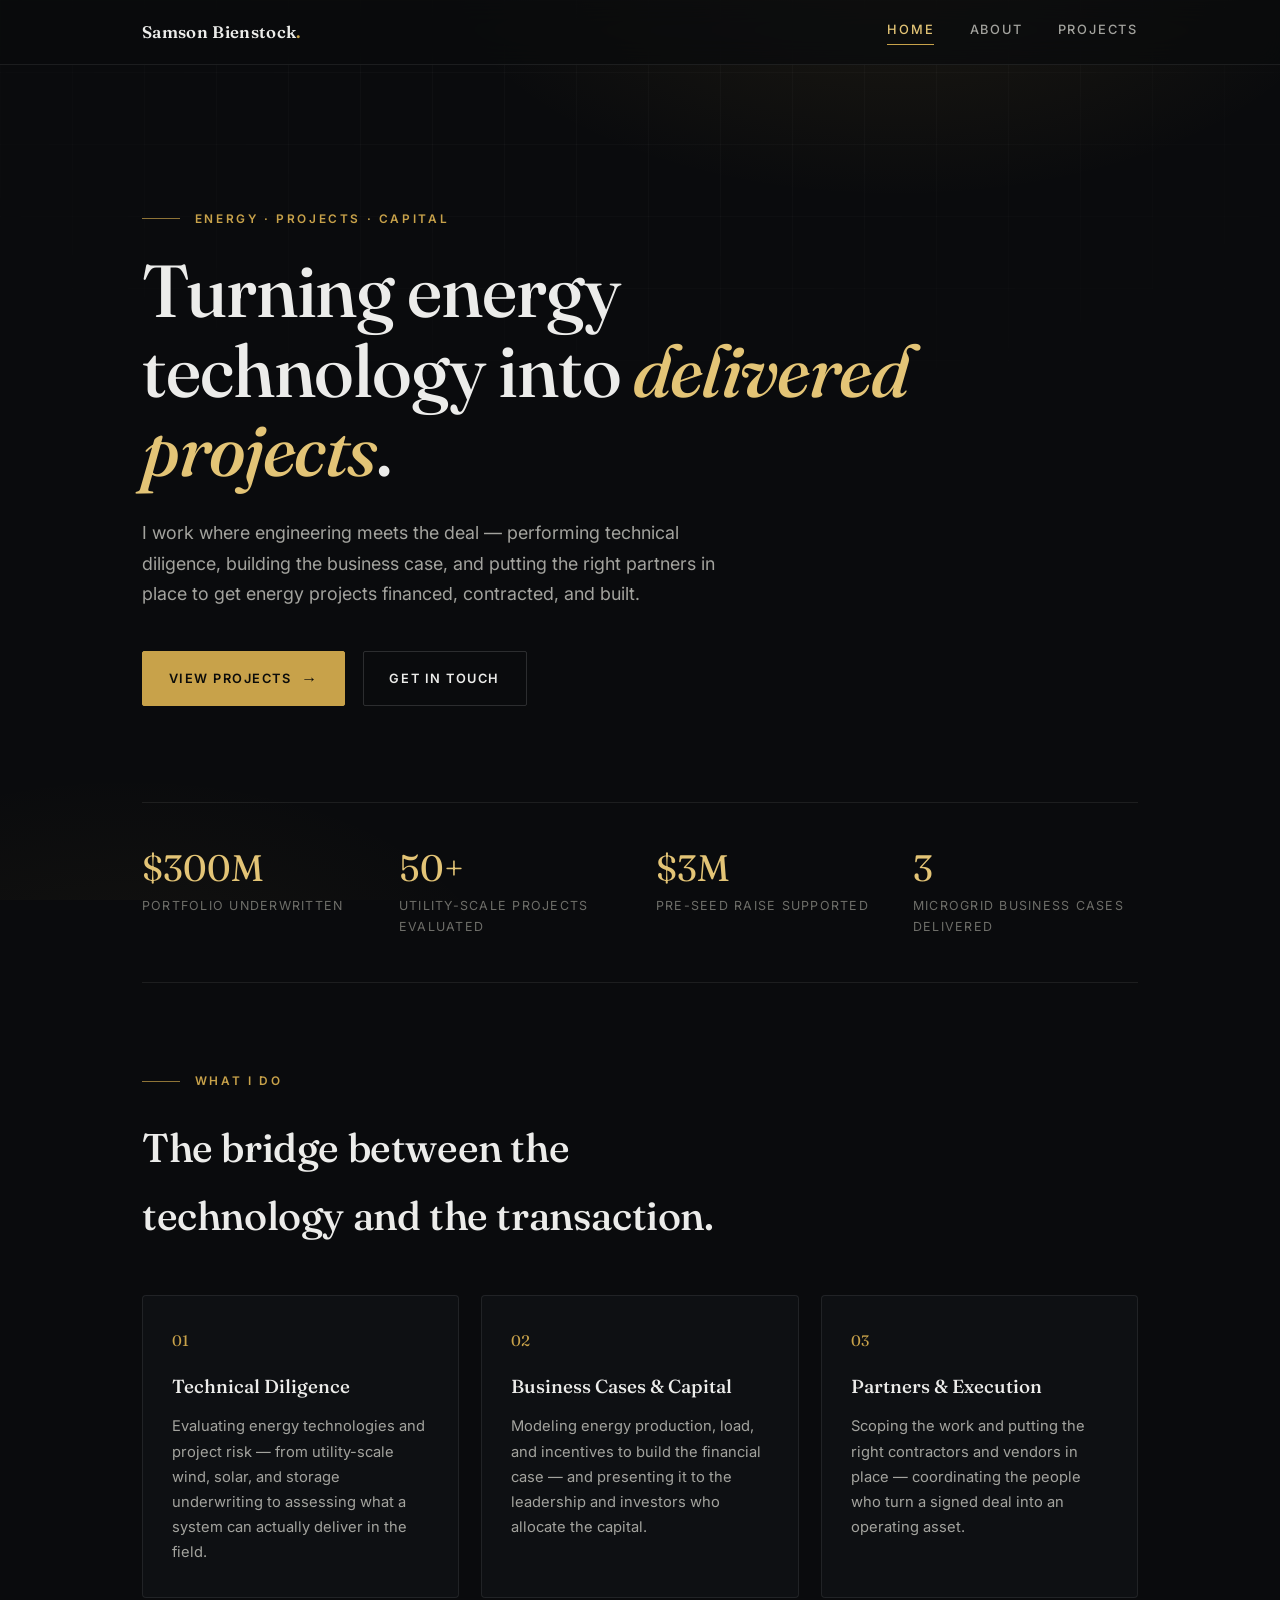
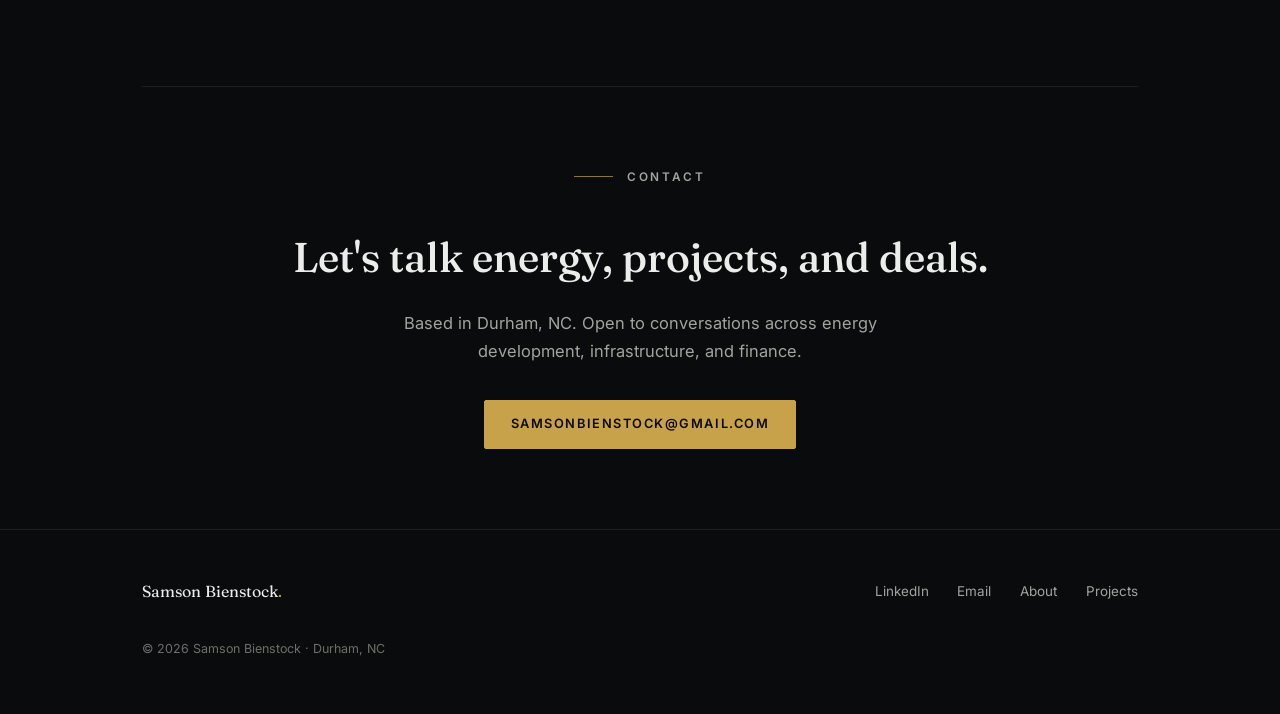
<file: index.html>
<!DOCTYPE html>
<html lang="en">
<head>
  <meta charset="UTF-8">
  <meta name="viewport" content="width=device-width, initial-scale=1.0">
  <title>Samson Bienstock — Energy Projects &amp; Capital</title>
  <meta name="description" content="Samson Bienstock — energy professional bridging technical diligence, project execution, and capital decisions.">
  <link rel="preconnect" href="https://fonts.googleapis.com">
  <link rel="preconnect" href="https://fonts.gstatic.com" crossorigin>
  <link href="https://fonts.googleapis.com/css2?family=Fraunces:ital,wght@0,400;0,500;0,600;1,500&family=Inter:wght@400;500;600&display=swap" rel="stylesheet">
  <link rel="stylesheet" href="style.css">
</head>
<body>
  <div class="ambient"></div>

  <nav>
    <div class="nav-inner">
      <a class="nav-mark" href="index.html">Samson Bienstock<span class="dot">.</span></a>
      <div class="nav-links">
        <a href="index.html" class="active">Home</a>
        <a href="about.html">About</a>
        <a href="projects.html">Projects</a>
      </div>
    </div>
  </nav>

  <main class="wrap">

    <section class="hero">
      <p class="kicker fade-in">Energy · Projects · Capital</p>
      <h1 class="fade-in d1">Turning energy technology into <em>delivered projects</em>.</h1>
      <p class="lede fade-in d2">I work where engineering meets the deal — performing technical diligence, building the business case, and putting the right partners in place to get energy projects financed, contracted, and built.</p>
      <div class="hero-cta fade-in d3">
        <a class="btn solid" href="projects.html">View Projects <span class="arrow">→</span></a>
        <a class="btn" href="mailto:samsonbienstock@gmail.com">Get in Touch</a>
      </div>
    </section>

    <section class="stats">
      <div class="stat fade-in">
        <div class="num">$300M</div>
        <div class="label">Portfolio underwritten</div>
      </div>
      <div class="stat fade-in d1">
        <div class="num">50+</div>
        <div class="label">Utility-scale projects evaluated</div>
      </div>
      <div class="stat fade-in d2">
        <div class="num">$3M</div>
        <div class="label">Pre-seed raise supported</div>
      </div>
      <div class="stat fade-in d3">
        <div class="num">3</div>
        <div class="label">Microgrid business cases delivered</div>
      </div>
    </section>

    <section class="section">
      <p class="kicker">What I Do</p>
      <h2>The bridge between the technology and the transaction.</h2>
      <div class="pillars">
        <div class="pillar">
          <span class="n">01</span>
          <h3>Technical Diligence</h3>
          <p>Evaluating energy technologies and project risk — from utility-scale wind, solar, and storage underwriting to assessing what a system can actually deliver in the field.</p>
        </div>
        <div class="pillar">
          <span class="n">02</span>
          <h3>Business Cases &amp; Capital</h3>
          <p>Modeling energy production, load, and incentives to build the financial case — and presenting it to the leadership and investors who allocate the capital.</p>
        </div>
        <div class="pillar">
          <span class="n">03</span>
          <h3>Partners &amp; Execution</h3>
          <p>Scoping the work and putting the right contractors and vendors in place — coordinating the people who turn a signed deal into an operating asset.</p>
        </div>
      </div>
    </section>

    <section class="contact-band">
      <p class="kicker" style="justify-content: center;">Contact</p>
      <h2>Let's talk energy, projects, and deals.</h2>
      <p>Based in Durham, NC. Open to conversations across energy development, infrastructure, and finance.</p>
      <a class="btn solid" href="mailto:samsonbienstock@gmail.com">samsonbienstock@gmail.com</a>
    </section>

  </main>

  <footer>
    <div class="wrap footer-inner">
      <span class="mark">Samson Bienstock<span style="color: var(--gold);">.</span></span>
      <div class="footer-links">
        <a href="https://www.linkedin.com/in/samson-bienstock/">LinkedIn</a>
        <a href="mailto:samsonbienstock@gmail.com">Email</a>
        <a href="about.html">About</a>
        <a href="projects.html">Projects</a>
      </div>
      <span class="copyright">© 2026 Samson Bienstock · Durham, NC</span>
    </div>
  </footer>
</body>
</html>
</file>
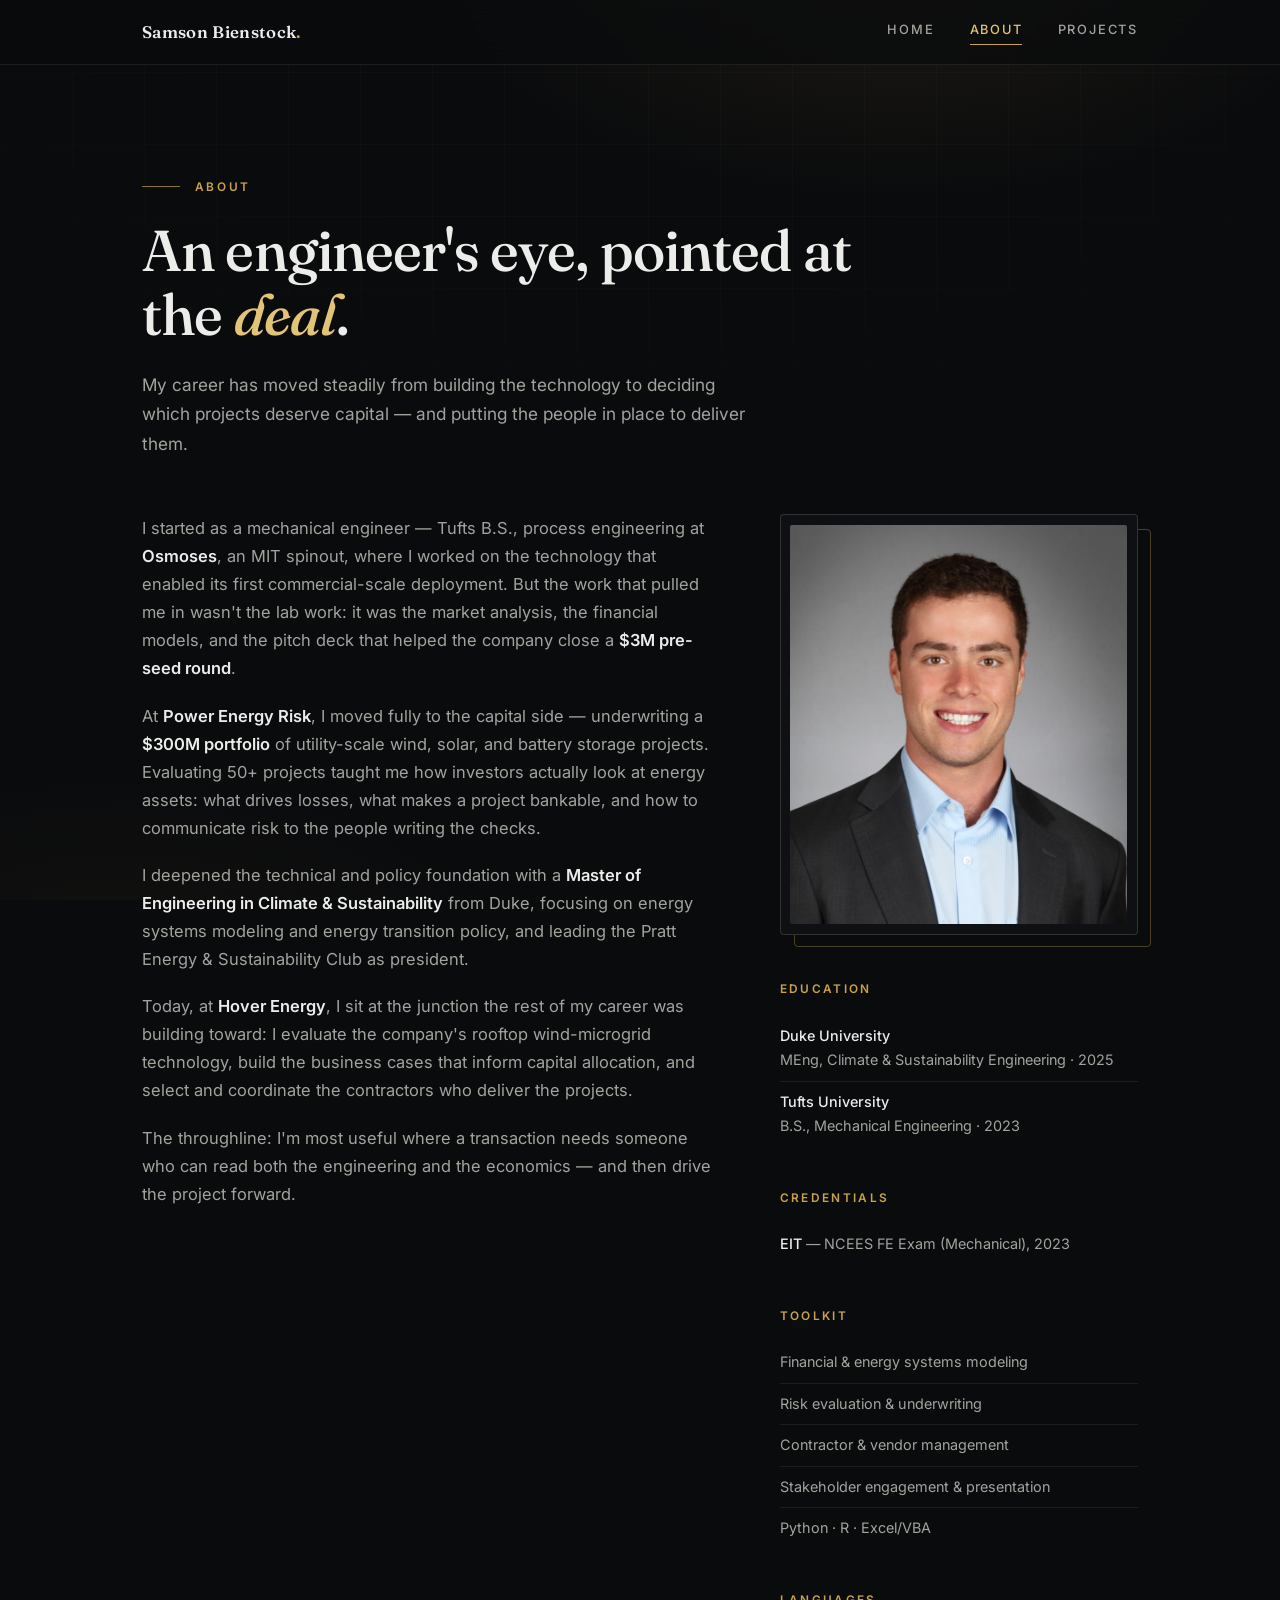
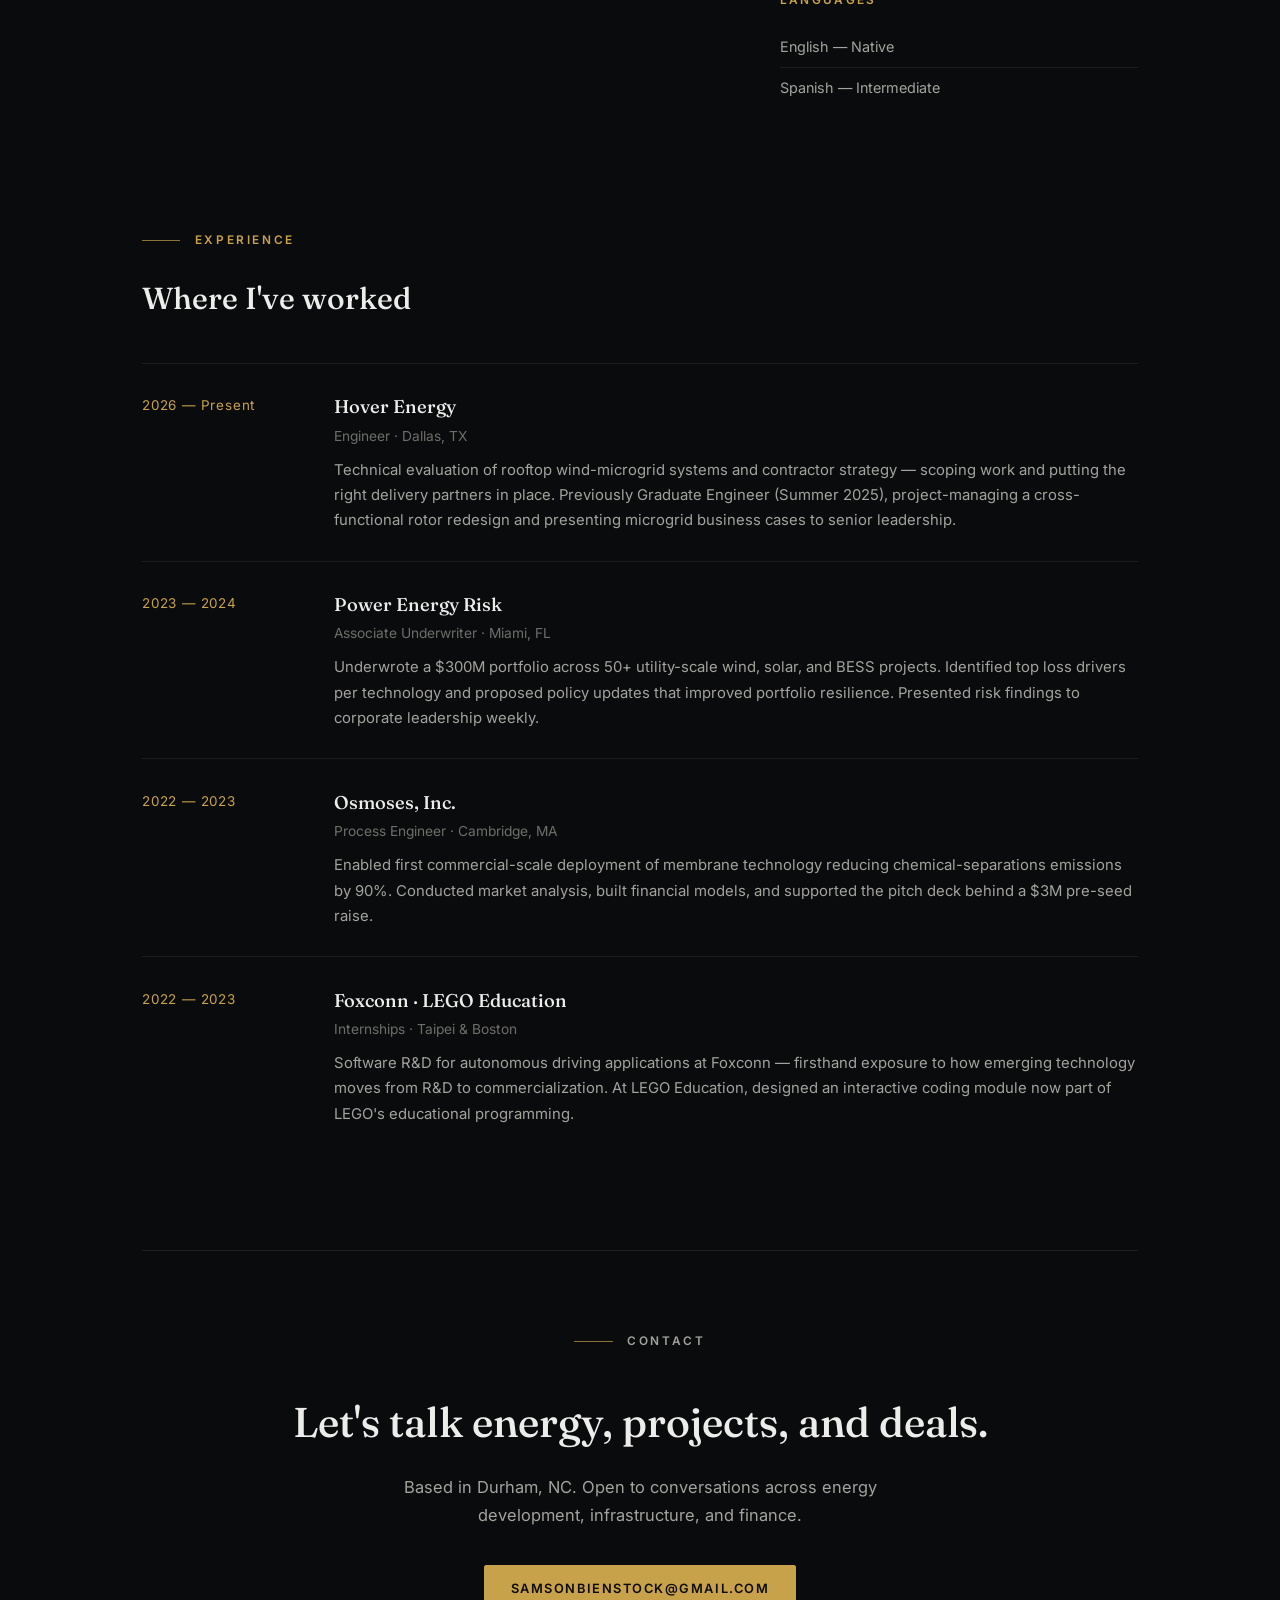
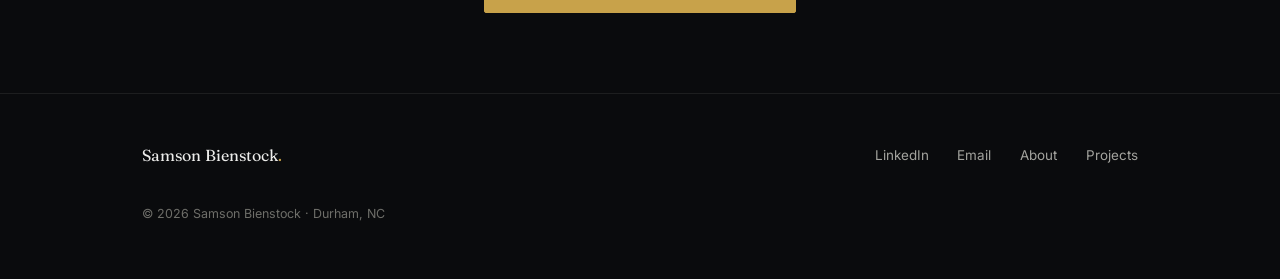
<file: about.html>
<!DOCTYPE html>
<html lang="en">
<head>
  <meta charset="UTF-8">
  <meta name="viewport" content="width=device-width, initial-scale=1.0">
  <title>About — Samson Bienstock</title>
  <meta name="description" content="Background of Samson Bienstock — energy underwriting, project business cases, and contractor strategy.">
  <link rel="preconnect" href="https://fonts.googleapis.com">
  <link rel="preconnect" href="https://fonts.gstatic.com" crossorigin>
  <link href="https://fonts.googleapis.com/css2?family=Fraunces:ital,wght@0,400;0,500;0,600;1,500&family=Inter:wght@400;500;600&display=swap" rel="stylesheet">
  <link rel="stylesheet" href="style.css">
</head>
<body>
  <div class="ambient"></div>

  <nav>
    <div class="nav-inner">
      <a class="nav-mark" href="index.html">Samson Bienstock<span class="dot">.</span></a>
      <div class="nav-links">
        <a href="index.html">Home</a>
        <a href="about.html" class="active">About</a>
        <a href="projects.html">Projects</a>
      </div>
    </div>
  </nav>

  <main class="wrap">

    <header class="page-head">
      <p class="kicker fade-in">About</p>
      <h1 class="fade-in d1">An engineer's eye, pointed at the <em style="color: var(--gold-bright); font-style: italic;">deal</em>.</h1>
      <p class="lede fade-in d2">My career has moved steadily from building the technology to deciding which projects deserve capital — and putting the people in place to deliver them.</p>
    </header>

    <section class="about-grid">
      <div class="about-body fade-in d2">
        <p>I started as a mechanical engineer — Tufts B.S., process engineering at <strong>Osmoses</strong>, an MIT spinout, where I worked on the technology that enabled its first commercial-scale deployment. But the work that pulled me in wasn't the lab work: it was the market analysis, the financial models, and the pitch deck that helped the company close a <strong>$3M pre-seed round</strong>.</p>
        <p>At <strong>Power Energy Risk</strong>, I moved fully to the capital side — underwriting a <strong>$300M portfolio</strong> of utility-scale wind, solar, and battery storage projects. Evaluating 50+ projects taught me how investors actually look at energy assets: what drives losses, what makes a project bankable, and how to communicate risk to the people writing the checks.</p>
        <p>I deepened the technical and policy foundation with a <strong>Master of Engineering in Climate &amp; Sustainability</strong> from Duke, focusing on energy systems modeling and energy transition policy, and leading the Pratt Energy &amp; Sustainability Club as president.</p>
        <p>Today, at <strong>Hover Energy</strong>, I sit at the junction the rest of my career was building toward: I evaluate the company's rooftop wind-microgrid technology, build the business cases that inform capital allocation, and select and coordinate the contractors who deliver the projects.</p>
        <p>The throughline: I'm most useful where a transaction needs someone who can read both the engineering and the economics — and then drive the project forward.</p>
      </div>

      <aside class="fade-in d3">
        <div class="portrait">
          <img src="assets/samson.jpg" alt="Samson Bienstock" width="900" height="1064">
        </div>
        <div class="side-block">
          <h3>Education</h3>
          <ul>
            <li><span>Duke University</span><br>MEng, Climate &amp; Sustainability Engineering · 2025</li>
            <li><span>Tufts University</span><br>B.S., Mechanical Engineering · 2023</li>
          </ul>
        </div>
        <div class="side-block">
          <h3>Credentials</h3>
          <ul>
            <li><span>EIT</span> — NCEES FE Exam (Mechanical), 2023</li>
          </ul>
        </div>
        <div class="side-block">
          <h3>Toolkit</h3>
          <ul>
            <li>Financial &amp; energy systems modeling</li>
            <li>Risk evaluation &amp; underwriting</li>
            <li>Contractor &amp; vendor management</li>
            <li>Stakeholder engagement &amp; presentation</li>
            <li>Python · R · Excel/VBA</li>
          </ul>
        </div>
        <div class="side-block">
          <h3>Languages</h3>
          <ul>
            <li>English — Native</li>
            <li>Spanish — Intermediate</li>
          </ul>
        </div>
      </aside>
    </section>

    <section class="timeline">
      <p class="kicker">Experience</p>
      <h2>Where I've worked</h2>

      <div class="t-entry">
        <div class="when">2026 — Present</div>
        <div>
          <h3>Hover Energy</h3>
          <div class="where">Engineer · Dallas, TX</div>
          <p>Technical evaluation of rooftop wind-microgrid systems and contractor strategy — scoping work and putting the right delivery partners in place. Previously Graduate Engineer (Summer 2025), project-managing a cross-functional rotor redesign and presenting microgrid business cases to senior leadership.</p>
        </div>
      </div>

      <div class="t-entry">
        <div class="when">2023 — 2024</div>
        <div>
          <h3>Power Energy Risk</h3>
          <div class="where">Associate Underwriter · Miami, FL</div>
          <p>Underwrote a $300M portfolio across 50+ utility-scale wind, solar, and BESS projects. Identified top loss drivers per technology and proposed policy updates that improved portfolio resilience. Presented risk findings to corporate leadership weekly.</p>
        </div>
      </div>

      <div class="t-entry">
        <div class="when">2022 — 2023</div>
        <div>
          <h3>Osmoses, Inc.</h3>
          <div class="where">Process Engineer · Cambridge, MA</div>
          <p>Enabled first commercial-scale deployment of membrane technology reducing chemical-separations emissions by 90%. Conducted market analysis, built financial models, and supported the pitch deck behind a $3M pre-seed raise.</p>
        </div>
      </div>

      <div class="t-entry">
        <div class="when">2022 — 2023</div>
        <div>
          <h3>Foxconn · LEGO Education</h3>
          <div class="where">Internships · Taipei &amp; Boston</div>
          <p>Software R&amp;D for autonomous driving applications at Foxconn — firsthand exposure to how emerging technology moves from R&amp;D to commercialization. At LEGO Education, designed an interactive coding module now part of LEGO's educational programming.</p>
        </div>
      </div>
    </section>

    <section class="contact-band">
      <p class="kicker" style="justify-content: center;">Contact</p>
      <h2>Let's talk energy, projects, and deals.</h2>
      <p>Based in Durham, NC. Open to conversations across energy development, infrastructure, and finance.</p>
      <a class="btn solid" href="mailto:samsonbienstock@gmail.com">samsonbienstock@gmail.com</a>
    </section>

  </main>

  <footer>
    <div class="wrap footer-inner">
      <span class="mark">Samson Bienstock<span style="color: var(--gold);">.</span></span>
      <div class="footer-links">
        <a href="https://www.linkedin.com/in/samson-bienstock/">LinkedIn</a>
        <a href="mailto:samsonbienstock@gmail.com">Email</a>
        <a href="about.html">About</a>
        <a href="projects.html">Projects</a>
      </div>
      <span class="copyright">© 2026 Samson Bienstock · Durham, NC</span>
    </div>
  </footer>
</body>
</html>
</file>
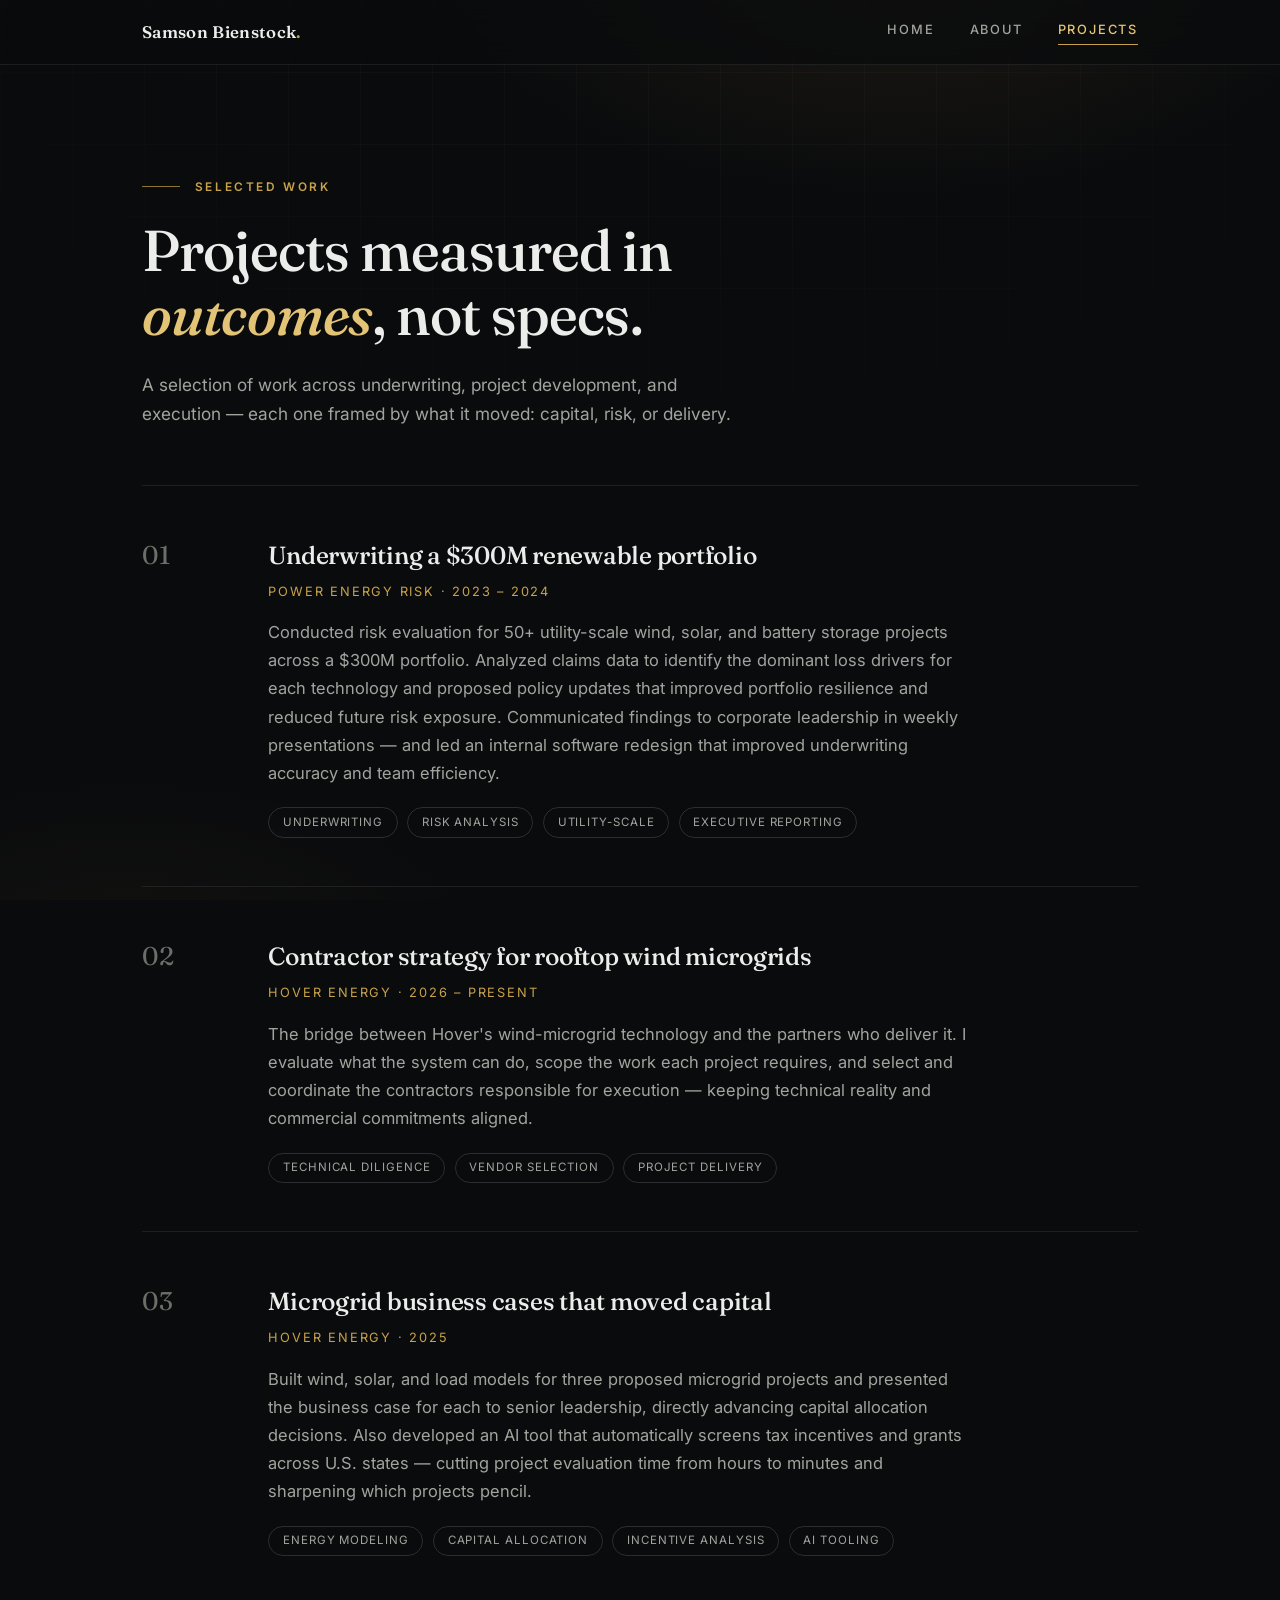
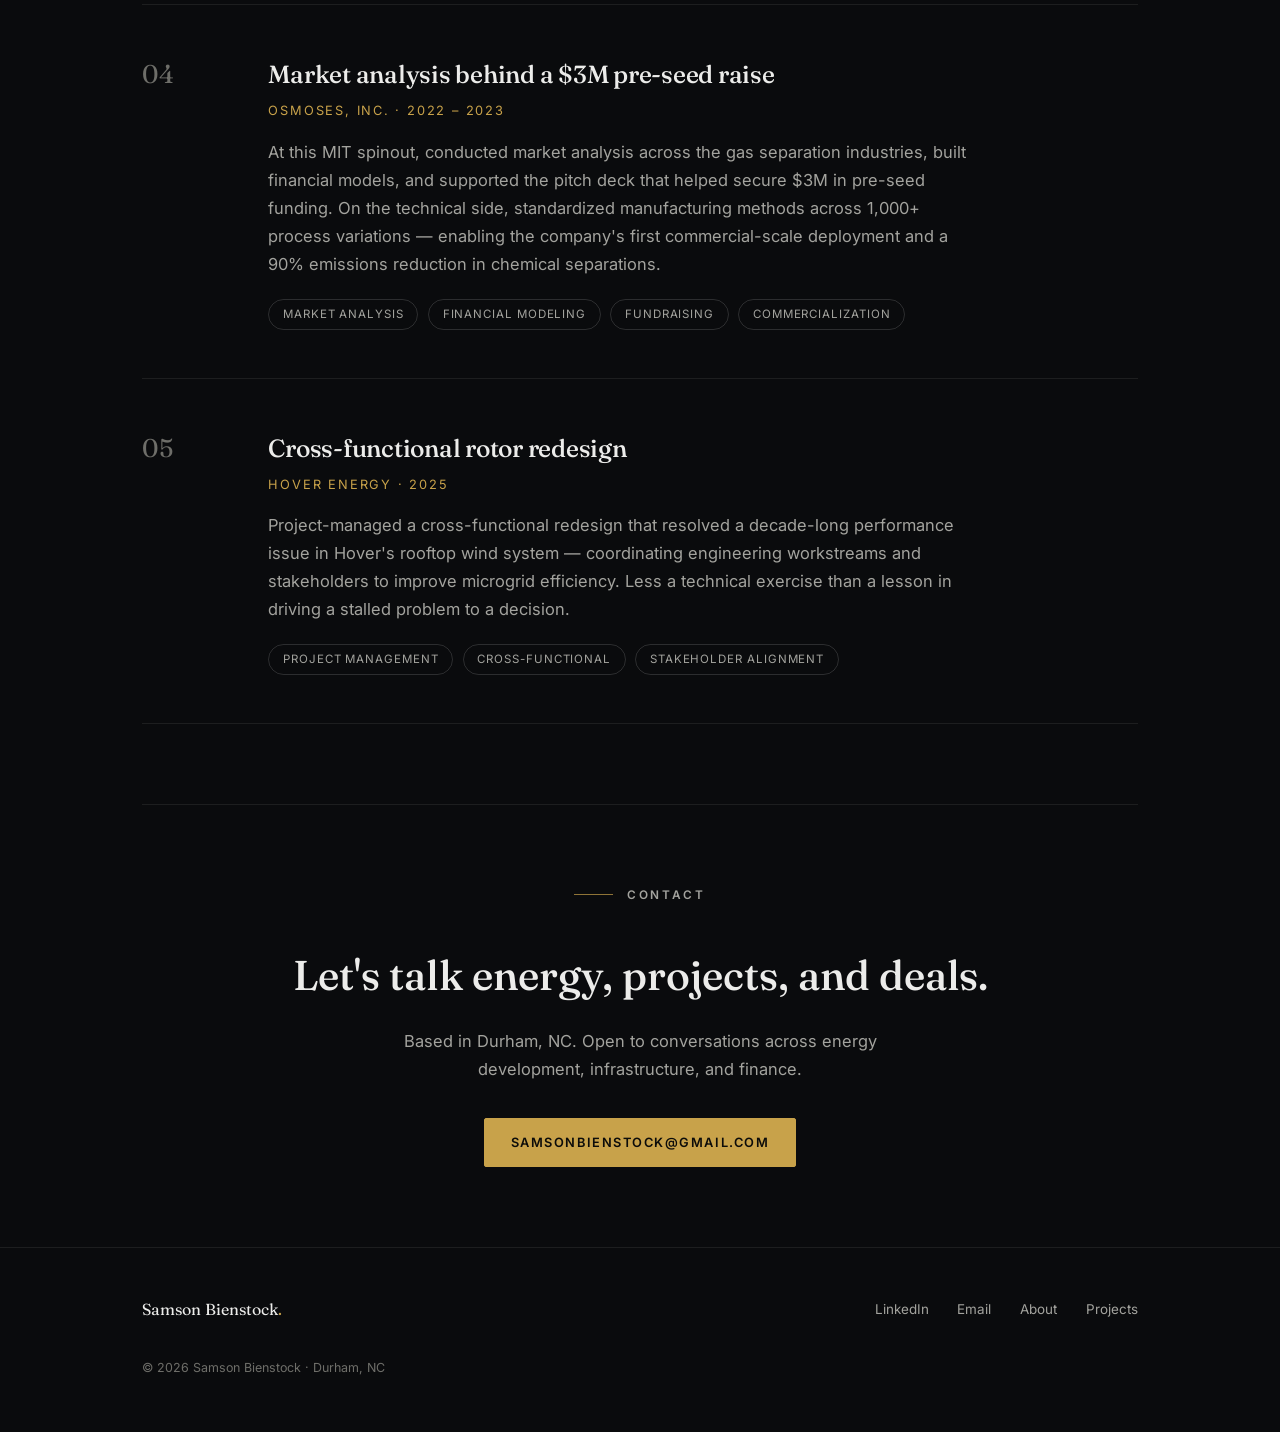
<file: projects.html>
<!DOCTYPE html>
<html lang="en">
<head>
  <meta charset="UTF-8">
  <meta name="viewport" content="width=device-width, initial-scale=1.0">
  <title>Projects — Samson Bienstock</title>
  <meta name="description" content="Selected work — renewable energy underwriting, microgrid business cases, contractor strategy, and startup fundraising support.">
  <link rel="preconnect" href="https://fonts.googleapis.com">
  <link rel="preconnect" href="https://fonts.gstatic.com" crossorigin>
  <link href="https://fonts.googleapis.com/css2?family=Fraunces:ital,wght@0,400;0,500;0,600;1,500&family=Inter:wght@400;500;600&display=swap" rel="stylesheet">
  <link rel="stylesheet" href="style.css">
</head>
<body>
  <div class="ambient"></div>

  <nav>
    <div class="nav-inner">
      <a class="nav-mark" href="index.html">Samson Bienstock<span class="dot">.</span></a>
      <div class="nav-links">
        <a href="index.html">Home</a>
        <a href="about.html">About</a>
        <a href="projects.html" class="active">Projects</a>
      </div>
    </div>
  </nav>

  <main class="wrap">

    <header class="page-head">
      <p class="kicker fade-in">Selected Work</p>
      <h1 class="fade-in d1">Projects measured in <em style="color: var(--gold-bright); font-style: italic;">outcomes</em>, not specs.</h1>
      <p class="lede fade-in d2">A selection of work across underwriting, project development, and execution — each one framed by what it moved: capital, risk, or delivery.</p>
    </header>

    <section class="projects-list">

      <article class="project fade-in d2">
        <div class="index">01</div>
        <div>
          <h3>Underwriting a $300M renewable portfolio</h3>
          <p class="meta">Power Energy Risk · 2023 – 2024</p>
          <p>Conducted risk evaluation for 50+ utility-scale wind, solar, and battery storage projects across a $300M portfolio. Analyzed claims data to identify the dominant loss drivers for each technology and proposed policy updates that improved portfolio resilience and reduced future risk exposure. Communicated findings to corporate leadership in weekly presentations — and led an internal software redesign that improved underwriting accuracy and team efficiency.</p>
          <div class="tags">
            <span class="tag">Underwriting</span>
            <span class="tag">Risk Analysis</span>
            <span class="tag">Utility-Scale</span>
            <span class="tag">Executive Reporting</span>
          </div>
        </div>
      </article>

      <article class="project fade-in d3">
        <div class="index">02</div>
        <div>
          <h3>Contractor strategy for rooftop wind microgrids</h3>
          <p class="meta">Hover Energy · 2026 – Present</p>
          <p>The bridge between Hover's wind-microgrid technology and the partners who deliver it. I evaluate what the system can do, scope the work each project requires, and select and coordinate the contractors responsible for execution — keeping technical reality and commercial commitments aligned.</p>
          <div class="tags">
            <span class="tag">Technical Diligence</span>
            <span class="tag">Vendor Selection</span>
            <span class="tag">Project Delivery</span>
          </div>
        </div>
      </article>

      <article class="project fade-in d3">
        <div class="index">03</div>
        <div>
          <h3>Microgrid business cases that moved capital</h3>
          <p class="meta">Hover Energy · 2025</p>
          <p>Built wind, solar, and load models for three proposed microgrid projects and presented the business case for each to senior leadership, directly advancing capital allocation decisions. Also developed an AI tool that automatically screens tax incentives and grants across U.S. states — cutting project evaluation time from hours to minutes and sharpening which projects pencil.</p>
          <div class="tags">
            <span class="tag">Energy Modeling</span>
            <span class="tag">Capital Allocation</span>
            <span class="tag">Incentive Analysis</span>
            <span class="tag">AI Tooling</span>
          </div>
        </div>
      </article>

      <article class="project fade-in d3">
        <div class="index">04</div>
        <div>
          <h3>Market analysis behind a $3M pre-seed raise</h3>
          <p class="meta">Osmoses, Inc. · 2022 – 2023</p>
          <p>At this MIT spinout, conducted market analysis across the gas separation industries, built financial models, and supported the pitch deck that helped secure $3M in pre-seed funding. On the technical side, standardized manufacturing methods across 1,000+ process variations — enabling the company's first commercial-scale deployment and a 90% emissions reduction in chemical separations.</p>
          <div class="tags">
            <span class="tag">Market Analysis</span>
            <span class="tag">Financial Modeling</span>
            <span class="tag">Fundraising</span>
            <span class="tag">Commercialization</span>
          </div>
        </div>
      </article>

      <article class="project fade-in d3">
        <div class="index">05</div>
        <div>
          <h3>Cross-functional rotor redesign</h3>
          <p class="meta">Hover Energy · 2025</p>
          <p>Project-managed a cross-functional redesign that resolved a decade-long performance issue in Hover's rooftop wind system — coordinating engineering workstreams and stakeholders to improve microgrid efficiency. Less a technical exercise than a lesson in driving a stalled problem to a decision.</p>
          <div class="tags">
            <span class="tag">Project Management</span>
            <span class="tag">Cross-Functional</span>
            <span class="tag">Stakeholder Alignment</span>
          </div>
        </div>
      </article>

    </section>

    <section class="contact-band">
      <p class="kicker" style="justify-content: center;">Contact</p>
      <h2>Let's talk energy, projects, and deals.</h2>
      <p>Based in Durham, NC. Open to conversations across energy development, infrastructure, and finance.</p>
      <a class="btn solid" href="mailto:samsonbienstock@gmail.com">samsonbienstock@gmail.com</a>
    </section>

  </main>

  <footer>
    <div class="wrap footer-inner">
      <span class="mark">Samson Bienstock<span style="color: var(--gold);">.</span></span>
      <div class="footer-links">
        <a href="https://www.linkedin.com/in/samson-bienstock/">LinkedIn</a>
        <a href="mailto:samsonbienstock@gmail.com">Email</a>
        <a href="about.html">About</a>
        <a href="projects.html">Projects</a>
      </div>
      <span class="copyright">© 2026 Samson Bienstock · Durham, NC</span>
    </div>
  </footer>
</body>
</html>
</file>
<file: style.css>
/* ============================================================
   Samson Bienstock — Portfolio
   Dark editorial theme: near-black, gold accent, serif display
   ============================================================ */

:root {
  --bg: #0a0b0d;
  --bg-raised: #111317;
  --bg-card: #0e1013;
  --text: #ececea;
  --muted: #a3a39e;
  --faint: #6e6e69;
  --gold: #c8a24a;
  --gold-bright: #e3c476;
  --rule: rgba(255, 255, 255, 0.08);
  --rule-strong: rgba(255, 255, 255, 0.14);
  --serif: "Fraunces", Georgia, "Times New Roman", serif;
  --sans: "Inter", -apple-system, BlinkMacSystemFont, "Segoe UI", sans-serif;
}

* { margin: 0; padding: 0; box-sizing: border-box; }

html { scroll-behavior: smooth; }

body {
  font-family: var(--sans);
  background: var(--bg);
  color: var(--text);
  line-height: 1.7;
  font-size: 16.5px;
  -webkit-font-smoothing: antialiased;
  overflow-x: hidden;
}

::selection { background: rgba(200, 162, 74, 0.35); }

a { color: inherit; text-decoration: none; }

.wrap {
  max-width: 1060px;
  margin: 0 auto;
  padding: 0 2rem;
}

/* ---------- Ambient background ---------- */

.ambient {
  position: fixed;
  inset: 0;
  z-index: -1;
  background:
    radial-gradient(ellipse 60% 45% at 70% -5%, rgba(200, 162, 74, 0.10), transparent 60%),
    radial-gradient(ellipse 50% 40% at 10% 110%, rgba(200, 162, 74, 0.05), transparent 60%),
    var(--bg);
}

.ambient::after {
  content: "";
  position: absolute;
  inset: 0;
  background-image:
    linear-gradient(rgba(255, 255, 255, 0.022) 1px, transparent 1px),
    linear-gradient(90deg, rgba(255, 255, 255, 0.022) 1px, transparent 1px);
  background-size: 72px 72px;
  mask-image: radial-gradient(ellipse 90% 70% at 50% 0%, black 30%, transparent 75%);
  -webkit-mask-image: radial-gradient(ellipse 90% 70% at 50% 0%, black 30%, transparent 75%);
}

/* ---------- Navigation ---------- */

nav {
  position: sticky;
  top: 0;
  z-index: 10;
  backdrop-filter: blur(14px);
  -webkit-backdrop-filter: blur(14px);
  background: rgba(10, 11, 13, 0.75);
  border-bottom: 1px solid var(--rule);
}

.nav-inner {
  max-width: 1060px;
  margin: 0 auto;
  padding: 1.1rem 2rem;
  display: flex;
  justify-content: space-between;
  align-items: center;
}

.nav-mark {
  font-family: var(--serif);
  font-size: 1.05rem;
  font-weight: 600;
  letter-spacing: 0.02em;
}

.nav-mark .dot { color: var(--gold); }

.nav-links {
  display: flex;
  gap: 2.2rem;
  font-size: 0.8rem;
  font-weight: 500;
  letter-spacing: 0.14em;
  text-transform: uppercase;
}

.nav-links a {
  color: var(--muted);
  padding-bottom: 3px;
  border-bottom: 1px solid transparent;
  transition: color 0.2s ease, border-color 0.2s ease;
}

.nav-links a:hover { color: var(--text); }

.nav-links a.active {
  color: var(--gold-bright);
  border-bottom-color: var(--gold);
}

/* ---------- Shared section bits ---------- */

.kicker {
  display: flex;
  align-items: center;
  gap: 0.9rem;
  font-size: 0.74rem;
  font-weight: 600;
  letter-spacing: 0.22em;
  text-transform: uppercase;
  color: var(--gold);
  margin-bottom: 1.4rem;
}

.kicker::before {
  content: "";
  width: 2.4rem;
  height: 1px;
  background: var(--gold);
  opacity: 0.7;
}

h1, h2, h3 { font-family: var(--serif); font-weight: 500; }

.fade-in {
  opacity: 0;
  transform: translateY(18px);
  animation: rise 0.9s cubic-bezier(0.22, 1, 0.36, 1) forwards;
}

.fade-in.d1 { animation-delay: 0.12s; }
.fade-in.d2 { animation-delay: 0.24s; }
.fade-in.d3 { animation-delay: 0.36s; }

@keyframes rise {
  to { opacity: 1; transform: translateY(0); }
}

/* ---------- Hero (home) ---------- */

.hero {
  padding: 9rem 0 6rem;
}

.hero h1 {
  font-size: clamp(2.6rem, 6.5vw, 4.6rem);
  line-height: 1.08;
  letter-spacing: -0.015em;
  max-width: 17ch;
}

.hero h1 em {
  font-style: italic;
  color: var(--gold-bright);
}

.hero .lede {
  margin-top: 1.8rem;
  max-width: 36rem;
  font-size: 1.12rem;
  color: var(--muted);
}

.hero-cta {
  margin-top: 2.6rem;
  display: flex;
  gap: 1.1rem;
  flex-wrap: wrap;
}

.btn {
  display: inline-flex;
  align-items: center;
  gap: 0.6rem;
  padding: 0.78rem 1.6rem;
  font-size: 0.8rem;
  font-weight: 600;
  letter-spacing: 0.12em;
  text-transform: uppercase;
  border: 1px solid var(--rule-strong);
  border-radius: 2px;
  color: var(--text);
  transition: border-color 0.25s ease, background 0.25s ease, color 0.25s ease;
}

.btn:hover { border-color: var(--gold); color: var(--gold-bright); }

.btn.solid {
  background: var(--gold);
  border-color: var(--gold);
  color: #0c0c0a;
}

.btn.solid:hover {
  background: var(--gold-bright);
  border-color: var(--gold-bright);
  color: #0c0c0a;
}

.btn .arrow { font-family: var(--serif); font-size: 1rem; }

/* ---------- Stats band ---------- */

.stats {
  border-top: 1px solid var(--rule);
  border-bottom: 1px solid var(--rule);
  padding: 2.8rem 0;
  display: grid;
  grid-template-columns: repeat(4, 1fr);
  gap: 2rem;
}

.stat .num {
  font-family: var(--serif);
  font-size: 2.3rem;
  color: var(--gold-bright);
  line-height: 1.15;
}

.stat .label {
  margin-top: 0.35rem;
  font-size: 0.78rem;
  letter-spacing: 0.1em;
  text-transform: uppercase;
  color: var(--faint);
}

/* ---------- Home: focus areas ---------- */

.section { padding: 5.5rem 0; }

.section h2 {
  font-size: clamp(1.7rem, 3.4vw, 2.5rem);
  letter-spacing: -0.01em;
  max-width: 24ch;
  margin-bottom: 2.8rem;
}

.pillars {
  display: grid;
  grid-template-columns: repeat(3, 1fr);
  gap: 1.4rem;
}

.pillar {
  background: var(--bg-card);
  border: 1px solid var(--rule);
  border-radius: 4px;
  padding: 2rem 1.8rem;
  transition: border-color 0.3s ease, transform 0.3s ease;
}

.pillar:hover { border-color: rgba(200, 162, 74, 0.45); transform: translateY(-3px); }

.pillar .n {
  font-family: var(--serif);
  font-size: 0.95rem;
  color: var(--gold);
  display: block;
  margin-bottom: 1.1rem;
}

.pillar h3 { font-size: 1.18rem; margin-bottom: 0.7rem; }

.pillar p { font-size: 0.92rem; color: var(--muted); }

/* ---------- Footer ---------- */

footer {
  border-top: 1px solid var(--rule);
  padding: 3rem 0 3.4rem;
}

.footer-inner {
  display: flex;
  justify-content: space-between;
  align-items: center;
  gap: 1.5rem;
  flex-wrap: wrap;
}

.footer-inner .mark {
  font-family: var(--serif);
  font-size: 1rem;
}

.footer-links {
  display: flex;
  gap: 1.8rem;
  font-size: 0.84rem;
  color: var(--muted);
}

.footer-links a { transition: color 0.2s ease; }
.footer-links a:hover { color: var(--gold-bright); }

.copyright { font-size: 0.78rem; color: var(--faint); width: 100%; margin-top: 0.6rem; }

/* ---------- Page headers (about / projects) ---------- */

.page-head { padding: 7rem 0 3.5rem; }

.page-head h1 {
  font-size: clamp(2.3rem, 5vw, 3.6rem);
  letter-spacing: -0.015em;
  line-height: 1.1;
  max-width: 20ch;
}

.page-head .lede {
  margin-top: 1.5rem;
  max-width: 38rem;
  font-size: 1.08rem;
  color: var(--muted);
}

/* ---------- About page ---------- */

.about-grid {
  display: grid;
  grid-template-columns: 1.6fr 1fr;
  gap: 4rem;
  padding-bottom: 5rem;
}

.about-body p { color: var(--muted); margin-bottom: 1.2rem; }
.about-body p strong { color: var(--text); font-weight: 600; }

.portrait {
  position: relative;
  margin-bottom: 2.8rem;
  border: 1px solid var(--rule-strong);
  border-radius: 4px;
  padding: 0.6rem;
  background: var(--bg-card);
}

.portrait::after {
  content: "";
  position: absolute;
  top: 0.85rem;
  right: -0.85rem;
  bottom: -0.85rem;
  left: 0.85rem;
  border: 1px solid rgba(200, 162, 74, 0.35);
  border-radius: 4px;
  z-index: -1;
}

.portrait img {
  display: block;
  width: 100%;
  height: auto;
  border-radius: 2px;
  filter: saturate(0.92);
}

@media (max-width: 860px) {
  .portrait { max-width: 340px; }
}

.side-block { margin-bottom: 2.6rem; }

.side-block h3 {
  font-size: 0.74rem;
  font-family: var(--sans);
  font-weight: 600;
  letter-spacing: 0.2em;
  text-transform: uppercase;
  color: var(--gold);
  margin-bottom: 1rem;
}

.side-block ul { list-style: none; }

.side-block li {
  padding: 0.5rem 0;
  border-bottom: 1px solid var(--rule);
  font-size: 0.9rem;
  color: var(--muted);
}

.side-block li:last-child { border-bottom: none; }

.side-block li span { color: var(--text); font-weight: 500; }

/* ---------- Timeline ---------- */

.timeline { padding-bottom: 6rem; }

.timeline h2 { font-size: 1.9rem; margin-bottom: 2.4rem; }

.t-entry {
  display: grid;
  grid-template-columns: 160px 1fr;
  gap: 2rem;
  padding: 1.7rem 0;
  border-top: 1px solid var(--rule);
}

.t-entry .when {
  font-size: 0.84rem;
  color: var(--gold);
  letter-spacing: 0.06em;
  padding-top: 0.2rem;
}

.t-entry h3 { font-size: 1.15rem; margin-bottom: 0.15rem; }

.t-entry .where { font-size: 0.86rem; color: var(--faint); margin-bottom: 0.6rem; }

.t-entry p { font-size: 0.93rem; color: var(--muted); }

/* ---------- Projects page ---------- */

.projects-list { padding-bottom: 5rem; }

.project {
  display: grid;
  grid-template-columns: 88px 1fr;
  gap: 2.4rem;
  padding: 3rem 0;
  border-top: 1px solid var(--rule);
  transition: background 0.3s ease;
}

.project:last-child { border-bottom: 1px solid var(--rule); }

.project .index {
  font-family: var(--serif);
  font-size: 1.6rem;
  color: var(--faint);
  transition: color 0.3s ease;
}

.project:hover .index { color: var(--gold-bright); }

.project h3 { font-size: 1.55rem; letter-spacing: -0.01em; margin-bottom: 0.3rem; }

.project .meta {
  font-size: 0.8rem;
  letter-spacing: 0.14em;
  text-transform: uppercase;
  color: var(--gold);
  margin-bottom: 1rem;
}

.project p { color: var(--muted); max-width: 44rem; }

.project .tags {
  margin-top: 1.3rem;
  display: flex;
  gap: 0.6rem;
  flex-wrap: wrap;
}

.tag {
  font-size: 0.72rem;
  letter-spacing: 0.08em;
  text-transform: uppercase;
  color: var(--muted);
  border: 1px solid var(--rule-strong);
  border-radius: 999px;
  padding: 0.28rem 0.85rem;
}

/* ---------- Contact band ---------- */

.contact-band {
  border-top: 1px solid var(--rule);
  padding: 5rem 0;
  text-align: center;
}

.contact-band h2 { font-size: clamp(1.8rem, 4vw, 2.6rem); margin-bottom: 1rem; }

.contact-band p { color: var(--muted); max-width: 34rem; margin: 0 auto 2.2rem; }

/* ---------- Responsive ---------- */

@media (max-width: 860px) {
  .stats { grid-template-columns: repeat(2, 1fr); }
  .pillars { grid-template-columns: 1fr; }
  .about-grid { grid-template-columns: 1fr; gap: 2.5rem; }
}

@media (max-width: 620px) {
  .hero { padding-top: 6rem; }
  .nav-links { gap: 1.3rem; }
  .t-entry { grid-template-columns: 1fr; gap: 0.4rem; }
  .project { grid-template-columns: 1fr; gap: 0.8rem; padding: 2.4rem 0; }
  .project .index { font-size: 1.2rem; }
}
</file>
